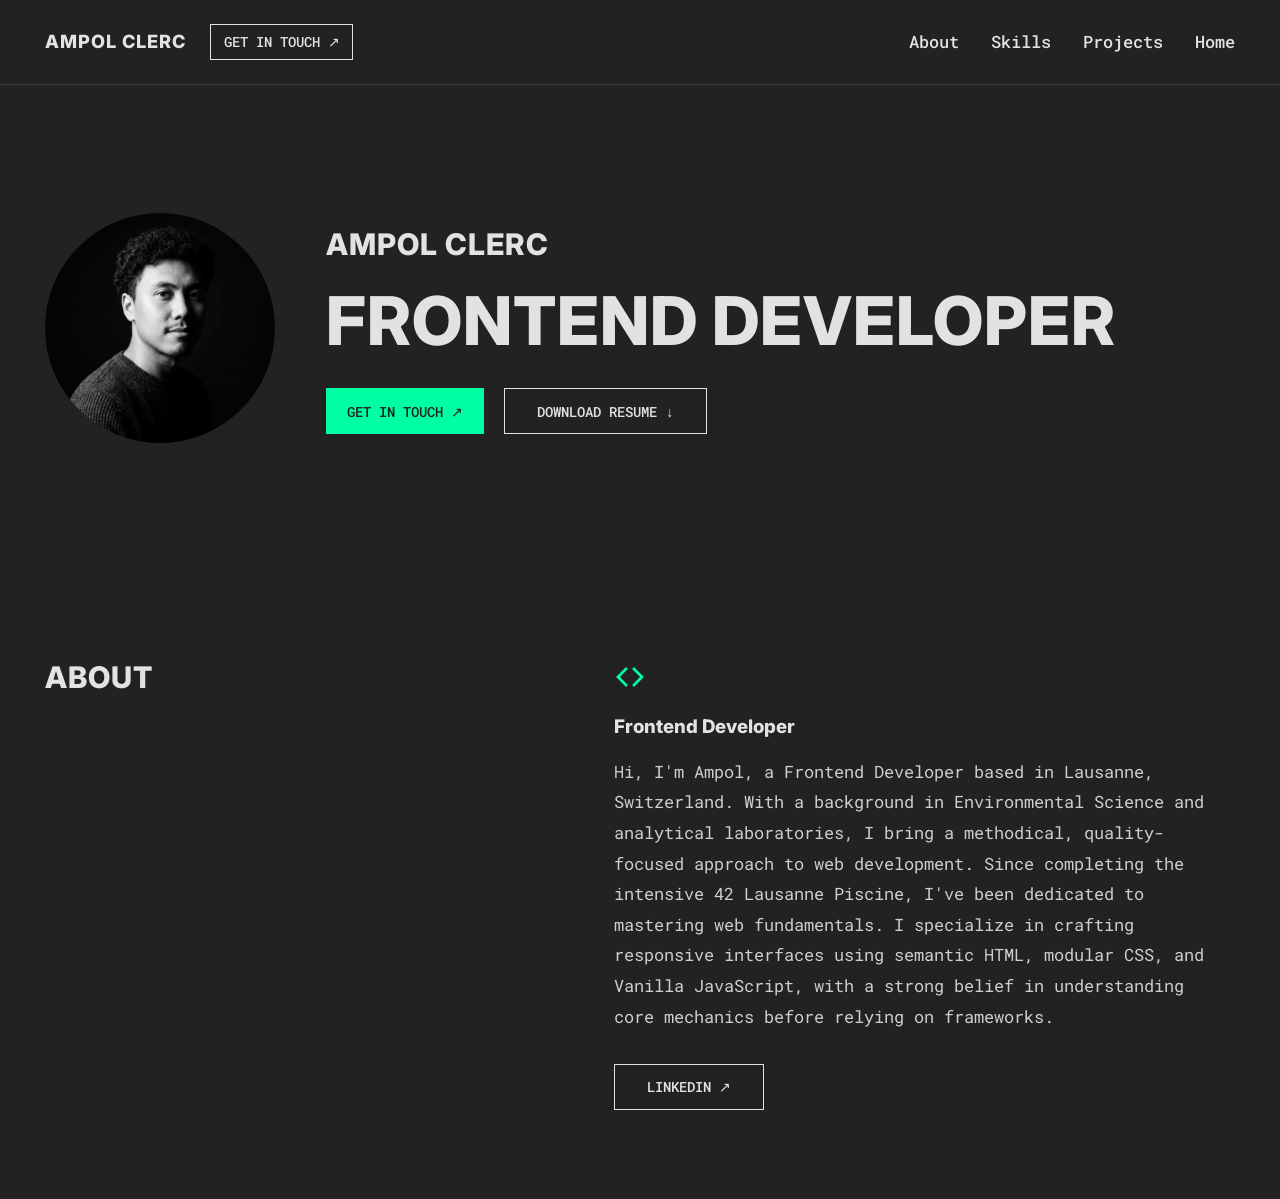
<file: 00-portfolio-website/index.html>
<!doctype html>
<html lang="en">
  <head>
    <meta charset="UTF-8" />
    <meta name="viewport" content="width=device-width, initial-scale=1.0" />
    <title>Ampol | Developer Portfolio</title>

    <!-- Link Fonts -->
    <link rel="preconnect" href="https://fonts.googleapis.com" />
    <link rel="preconnect" href="https://fonts.gstatic.com" crossorigin />
    <link
      href="https://fonts.googleapis.com/css2?family=Inter:ital,opsz,wght@0,14..32,100..900;1,14..32,100..900&family=Roboto+Mono:ital,wght@0,100..700;1,100..700&display=swap"
      rel="stylesheet"
    />

    <!-- Link Default Reset & Variables -->
    <link rel="stylesheet" href="./css/variables.css" />
    <link rel="stylesheet" href="./css/reset.css" />
    <link rel="stylesheet" href="./css/layout.css" />

    <!-- Link CSS -->
    <link rel="stylesheet" href="./css/header.css" />
    <link rel="stylesheet" href="./css/hero.css" />
    <link rel="stylesheet" href="./css/about.css" />
  </head>

  <body>
    <!-- SECTION 0 : Header & Navigation -->
    <header id="header" class="header">
      <div class="container header-container">
        <!-- Left : Logo -->
        <div class="nav-left">
          <a href="#hero" class="logo">AMPOL CLERC</a>
          <a href="#contact" class="btn-outline-small">GET IN TOUCH ↗</a>
        </div>

        <!-- Right : Menu Navigation -->
        <nav id="nav-right" class="nav-right">
          <ul class="nav-list">
            <li><a href="#about" class="nav-link">About</a></li>
            <li><a href="#skills" class="nav-link">Skills</a></li>
            <li><a href="#projects" class="nav-link">Projects</a></li>
            <li><a href="#hero" class="nav-link">Home</a></li>
          </ul>

          <!-- Hamburger Menu -->
          <button class="menu-toggle" aria-label="Toggle menu">
            <span class="hamburger"></span>
          </button>
        </nav>
      </div>
    </header>

    <main>
      <!-- SECTION 1 : HERO -->
      <section id="hero" class="hero-section">
        <div class="container hero-container">
          <!-- Left : Profile Image -->
          <div class="hero-image">
            <img
              src="./assets/images/profile-placeholder-1.JPG"
              alt="Ampol Clerc"
            />
          </div>

          <!-- Right : Main Content -->
          <div class="hero-content">
            <h2 class="hero-name">AMPOL CLERC</h2>
            <h1 class="hero-title">FRONTEND DEVELOPER</h1>

            <!-- Action Buttons -->
            <div class="hero-actions">
              <a href="#contact" class="btn-primary">GET IN TOUCH ↗</a>
              <a href="#resume" class="btn-outline">DOWNLOAD RESUME ↓</a>
            </div>
          </div>
        </div>
      </section>

      <!-- SECTION 2 : ABOUT -->
      <section id="about" class="about-section">
        <div class="container about-container">
          <!-- Left Column : Title -->
          <div class="about-left">
            <h2 class="section-title">ABOUT</h2>
          </div>

          <!-- Right Column : Content -->
          <div class="about-right">
            <!-- SVG < > -->
            <div class="about-icon">
              <svg
                width="32"
                height="32"
                viewBox="0 0 24 24"
                fill="none"
                stroke="var(--accent-color)"
                stroke-width="2"
                stroke-linecap="square"
              >
                <polyline points="9 18 3 12 9 6"></polyline>
                <polyline points="15 6 21 12 15 18"></polyline>
              </svg>
            </div>

            <h3 class="about-role">Frontend Developer</h3>

            <p class="about-text">
              Hi, I'm Ampol, a Frontend Developer based in Lausanne,
              Switzerland. With a background in Environmental Science and
              analytical laboratories, I bring a methodical, quality-focused
              approach to web development. Since completing the intensive 42
              Lausanne Piscine, I've been dedicated to mastering web
              fundamentals. I specialize in crafting responsive interfaces using
              semantic HTML, modular CSS, and Vanilla JavaScript, with a strong
              belief in understanding core mechanics before relying on
              frameworks.
            </p>

            <!-- LinkedIn Button -->
            <a
              href="#"
              target="_blank"
              rel="noopener noreferrer"
              class="btn-outline action-btn-outline"
              >LINKEDIN ↗</a
            >
          </div>
        </div>
      </section>
    </main>

    <script src="./js/script.js"></script>
  </body>
</html>
</file>
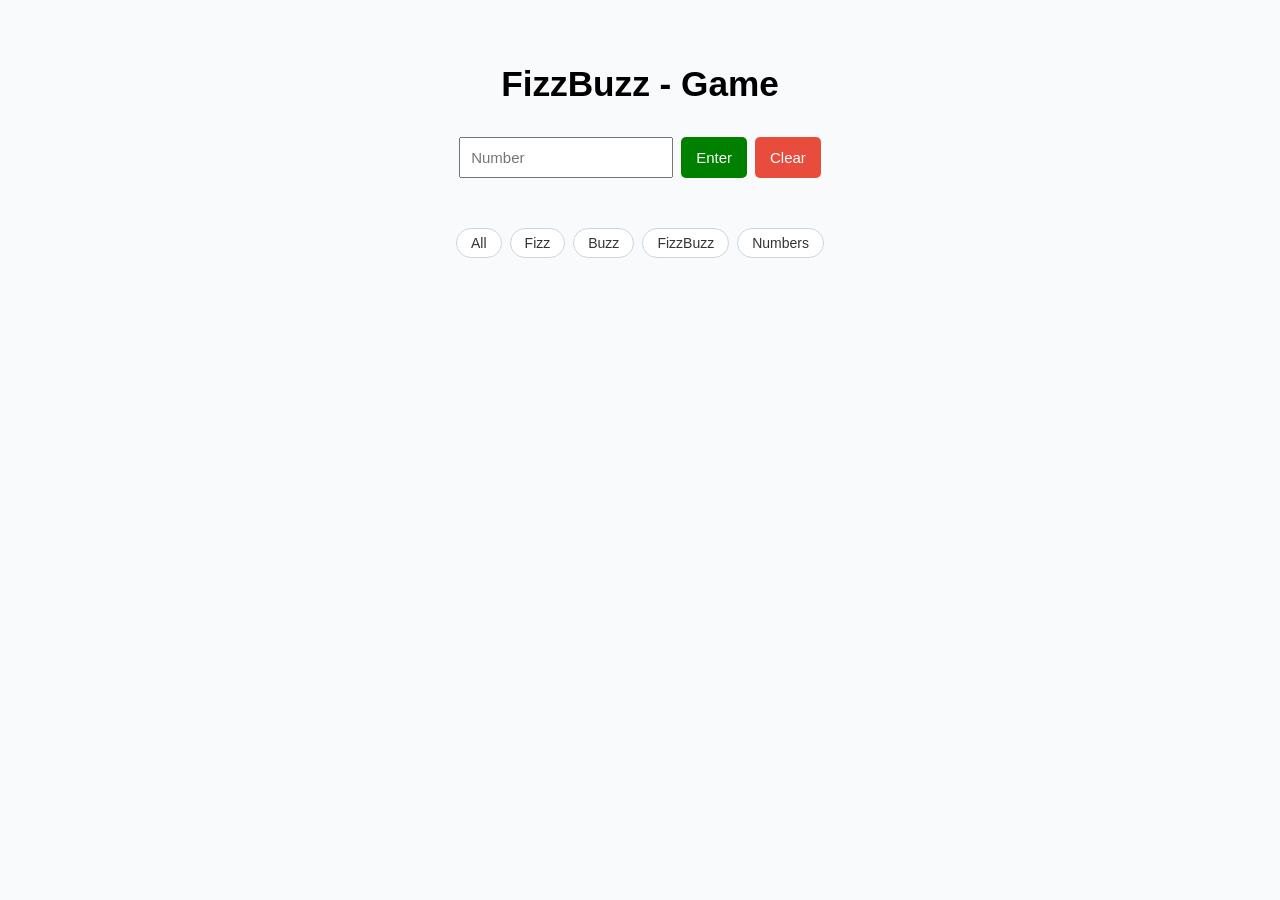
<file: 01-fizzbuzz/fizzbuzz.html>
<!doctype html>
<html lang="en">
  <head>
    <meta charset="UTF-8" />
    <meta name="viewport" content="width=device-width, initial-scale=1.0" />
    <title>FizzBuzz</title>

    <link rel="stylesheet" href="./style.css" />
  </head>

  <body>
    <h1>FizzBuzz - Game</h1>
    <!-- <p>Update Dynamic & Reusable function (Parameter)</p> -->
    <!-- <p>Save data in Array and Return</p> -->

    <!-- 
        Famous FizzBuzz problem 
        if the number is divisible by 3, display "Fizz" instead of the number,
        if it's divisible by 5, display "Buzz" instead, 
        if it's divisible by 3 and 5, display "FizzBuzz" instead.
    -->

    <!-- HTML (UI Elements) -->
    <div class="controls">
      <input
        type="number"
        id="input-number"
        class="number-input"
        placeholder="Number"
      />
      <button id="btn-enter" class="enter-button">Enter</button>
      <button id="btn-clear" class="clear-button">Clear</button>
    </div>

    <!-- Dashboard Summary -->
    <div id="dashboard" class="dashboard"></div>

    <!-- Filter Buttons -->
    <div id="filter-container" class="filter-container">
      <button id="btn-filter-all" class="filter-btn">All</button>
      <button id="btn-filter-fizz" class="filter-btn">Fizz</button>
      <button id="btn-filter-buzz" class="filter-btn">Buzz</button>
      <button id="btn-filter-fizzbuzz" class="filter-btn">FizzBuzz</button>
      <button id="btn-filter-numbers" class="filter-btn">Numbers</button>
    </div>

    <!-- Display element on page -->
    <div id="display"></div>

    <script src="./script.js"></script>
  </body>
</html>
</file>
<file: 00-portfolio-website/css/variables.css>
/* GLOBAL DESIGN VARIABLES */

:root {
  /* Colors */
  --bg-color: #222222;
  --text-color: #e2e2e2;
  --accent-color: #00ffa3;
  --border-color: #3f3f3f;

  /* Typography Families */
  --font-mono: "Roboto Mono", monospace;
  --font-display: "Inter", sans-serif;

  /* Layout & Fluid Spacing */
  --container-max-width: 1600px;
  --page-gutter: clamp(1.25rem, 3.5vw, 4rem);
  --section-padding-y: clamp(3.5rem, 7vw, 6.5rem);
  --grid-gap: clamp(1.5rem, 4vw, 4rem);

  /* Fluid Type Scale */
  --text-hero: clamp(2.125rem, 1rem + 4vw, 4.75rem);
  --text-section-title: clamp(1.125rem, 0.9rem + 1.2vw, 2rem);
  --text-subheading: clamp(1rem, 0.85rem + 0.4vw, 1.1875rem);
  --text-body: clamp(0.9375rem, 0.9rem + 0.25vw, 1.0625rem);
  --text-sm: 0.875rem;
}
</file>
<file: 00-portfolio-website/css/layout.css>
/* GLOBAL BASE & LAYOUT PRIMITIVES */

body {
  background-color: var(--bg-color);
  color: var(--text-color);
  font-family: var(--font-mono);
  font-size: var(--text-body);
}

/* Single Left Rail For All Sections */
.container {
  width: 100%;
  max-width: var(--container-max-width);
  margin-inline: auto;
  padding-inline: var(--page-gutter);
}

/* REUSABLE TYPOGRAPHY */
.section-title {
  font-family: var(--font-display);
  font-size: var(--text-section-title);
  font-weight: 800;
  letter-spacing: 1px;
  line-height: 1.1;
}

/* REUSABLE BUTTONS */
.btn-primary,
.btn-outline {
  display: inline-block;
  font-family: var(--font-mono);
  font-size: var(--text-sm);
  font-weight: 500;
  transition:
    background-color 0.3s ease,
    color 0.3s ease,
    border-color 0.3s ease;
}

.btn-primary {
  background-color: var(--accent-color);
  border: 1px solid var(--accent-color);
  color: var(--bg-color);
  padding: 0.7rem 1.25rem;
}

.btn-primary:hover {
  background-color: var(--text-color);
  border-color: var(--text-color);
}

.btn-outline {
  border: 1px solid var(--text-color);
  color: var(--text-color);
  padding: 0.7rem 2rem;
}

.btn-outline:hover {
  background-color: var(--text-color);
  color: var(--bg-color);
}
</file>
<file: 00-portfolio-website/css/header.css>
/* SECTION 0 : HEADER & NAVIGATION */

.header {
  position: relative;
  padding-block: clamp(1rem, 2vw, 1.5rem);
  background-color: var(--bg-color);
  border-bottom: 1px solid var(--border-color);
}

.header-container {
  display: flex;
  justify-content: space-between;
  align-items: center;
  gap: 1.5rem;
}

.nav-left {
  display: flex;
  align-items: center;
  gap: clamp(1rem, 2vw, 1.5rem);
}

.logo {
  font-family: var(--font-display);
  font-size: clamp(1rem, 0.9rem + 0.3vw, 1.15rem);
  color: var(--text-color);
  letter-spacing: 1px;
  font-weight: 800;
  white-space: nowrap;
}

.btn-outline-small {
  font-family: var(--font-mono);
  border: 1px solid var(--text-color);
  color: var(--text-color);
  padding: 0.4rem 0.8rem;
  font-size: var(--text-sm);
  font-weight: 500;
  white-space: nowrap;
  transition:
    background-color 0.3s ease,
    color 0.3s ease,
    border-color 0.3s ease;
}

.btn-outline-small:hover {
  background-color: var(--accent-color);
  color: var(--bg-color);
  border-color: var(--accent-color);
}

.nav-right {
  display: flex;
  align-items: center;
}

.nav-list {
  display: flex;
  align-items: center;
  gap: clamp(1.25rem, 2.5vw, 2rem);
}

.nav-link {
  font-size: var(--text-body);
  font-weight: 500;
  color: var(--text-color);
  transition: opacity 0.3s ease;
}

.nav-link:hover {
  opacity: 0.6;
}

/* Hamburger Menu */
.menu-toggle {
  display: none;
  width: 32px;
  height: 24px;
  position: relative;
}

.hamburger,
.hamburger::before,
.hamburger::after {
  content: "";
  display: block;
  background-color: var(--text-color);
  height: 2px;
  width: 100%;
  position: absolute;
  left: 0;
  transition:
    transform 0.3s ease,
    opacity 0.3s ease,
    background-color 0.3s ease;
}

.hamburger {
  top: 50%;
  transform: translateY(-50%);
}
.hamburger::before {
  top: -8px;
}
.hamburger::after {
  bottom: -8px;
}

/* RESPONSIVE HEADER */
/* Tablet : Max 1000px */
@media (max-width: 1000px) {
  .menu-toggle {
    display: block;
  }

  .nav-list {
    position: absolute;
    top: 100%;
    left: 0;
    width: 100%;
    flex-direction: column;
    padding: 2rem 0;
    background-color: var(--bg-color);
    border-bottom: 1px solid var(--border-color);

    /* Hide state */
    opacity: 0;
    pointer-events: none;
    transform: translateY(-20px);
    transition:
      opacity 0.3s ease,
      transform 0.3s ease;
    z-index: 100;
  }

  /* Display the menu when the .active class is added via JS */
  .nav-list.active {
    opacity: 1;
    pointer-events: auto;
    transform: translateY(0);
  }

  .menu-toggle.active .hamburger {
    background-color: transparent;
  }

  .menu-toggle.active .hamburger::before {
    top: 0;
    transform: rotate(45deg);
  }

  .menu-toggle.active .hamburger::after {
    bottom: 0;
    transform: rotate(-45deg);
  }
}

/* Mobile : Max 750px */
@media (max-width: 750px) {
  .btn-outline-small {
    display: none;
  }
}
</file>
<file: 00-portfolio-website/css/hero.css>
/* SECTION 1 : HERO */

.hero-section {
  padding-block: clamp(4rem, 10vw, 9rem);
}

.hero-container {
  display: grid;
  grid-template-columns: clamp(130px, 18vw, 280px) 1fr;
  align-items: center;
  gap: var(--grid-gap);
}

/* Profile Image */
.hero-image img {
  width: 100%;
  aspect-ratio: 1 / 1;
  border-radius: 50%;
  object-fit: cover;
}

/* Main Content */
.hero-content {
  display: flex;
  flex-direction: column;
  align-items: flex-start;
  min-width: 0;
}

.hero-name {
  font-family: var(--font-display);
  font-size: var(--text-section-title);
  font-weight: 800;
  letter-spacing: 1px;
  margin-bottom: clamp(0.75rem, 1.5vw, 1.5rem);
}

.hero-title {
  font-family: var(--font-display);
  font-size: var(--text-hero);
  font-weight: 800;
  letter-spacing: 1px;
  line-height: 1.05;
  margin-bottom: clamp(1.5rem, 2.5vw, 2.5rem);
}

/* Action Buttons */
.hero-actions {
  display: flex;
  flex-wrap: wrap;
  gap: 1.25rem;
}

/* RESPONSIVE HERO */
/* Mobile : Max 750px */
@media (max-width: 750px) {
  .hero-container {
    grid-template-columns: 1fr;
  }

  .hero-image {
    max-width: 180px;
  }

  .hero-name {
    font-size: 1.2rem;
  }

  .hero-actions {
    flex-direction: column;
    width: 100%;
    gap: 1.5rem;
  }

  .hero-actions .btn-primary,
  .hero-actions .btn-outline {
    width: 100%;
    text-align: center;
  }
}
</file>
<file: 00-portfolio-website/css/about.css>
/* SECTION 2 : ABOUT */

.about-section {
  padding-block: var(--section-padding-y);
  /* border-top: 1px solid var(--border-color); */
}

.about-container {
  display: grid;
  grid-template-columns: 5fr 6fr;
  gap: var(--grid-gap);
  align-items: start;
}

/* Right Column */
.about-right {
  display: flex;
  flex-direction: column;
  align-items: flex-start;
  min-width: 0;
}

.about-icon {
  margin-bottom: 1.25rem;
}

.about-role {
  font-family: var(--font-display);
  font-size: var(--text-subheading);
  font-weight: 800;
  margin-bottom: 1rem;
}

.about-text {
  font-family: var(--font-mono);
  font-size: var(--text-body);
  line-height: 1.8;
  margin-bottom: 2rem;
  opacity: 0.9;
  max-width: 60ch;
}

.action-btn-outline:hover {
  background-color: var(--accent-color);
  color: var(--bg-color);
  border-color: var(--accent-color);
}

/* RESPONSIVE ABOUT */
/* Mobile : Max 750px */
@media (max-width: 750px) {
  .about-container {
    grid-template-columns: 1fr;
  }

  .about-section .section-title {
    font-size: 1.75rem;
    margin-top: 3rem;
    margin-bottom: 4rem;
  }

  .about-right .btn-outline {
    width: 100%;
    text-align: center;
  }
}
</file>
<file: 01-fizzbuzz/style.css>
/* Architecture Flow */
/* 1. Base & Reset */
/* Reset for all divs */
*,
*::before,
*::after {
  box-sizing: border-box;
}

body {
  background-color: #f8fafc;
  font-family: Arial, sans-serif;

  /* Align all items in the body horizontally in the center */
  display: flex;
  flex-direction: column;
  align-items: center;

  margin: 0;
  padding: 40px 20px;
  min-height: 100vh;
}

/* 2. Typography */
h1 {
  font-size: clamp(1.5rem, 5vw, 2.2rem);
  text-align: center;
}

/* 3. Controls (Input & Buttons) */
.controls {
  display: flex;
  align-items: center;
  gap: 8px;
  margin-top: 10px;
  /* Responsive */
  flex-wrap: wrap;
  justify-content: center;
}

.number-input {
  font-size: 15px;
  padding: 10px;
}

.enter-button {
  font-size: 15px;
  border: none;
  background-color: green;
  color: white;
  padding: 12px 15px;
  border-radius: 5px;
  cursor: pointer;
}

.clear-button {
  background-color: #e74c3c;
  color: white;
  font-size: 15px;
  border: none;
  border-radius: 5px;
  padding: 12px 15px;
  cursor: pointer;
}

/* 4. Summary Dashboard */
.dashboard {
  display: flex;
  gap: 12px;
  margin-top: 30px;
  /* Responsive */
  flex-wrap: wrap;
  justify-content: center;
}

.stat-badge {
  background-color: white;
  padding: 10px 16px;
  border-radius: 20px;
  font-size: 14px;
  box-shadow: 0 1px 3px rgba(0, 0, 0, 0.08);
  display: flex;
  align-items: center;
  gap: 6px;
}

.stat-badge strong {
  font-size: 15px;
}

.stat-fizz {
  color: orange;
}
.stat-buzz {
  color: #0088ff;
}
.stat-fizzbuzz {
  color: purple;
}

.filter-container {
  display: flex;
  justify-content: center;
  flex-wrap: wrap;
  gap: 8px;
  margin-top: 20px;
}

.filter-btn {
  background-color: white;
  color: #333;
  font-size: 14px;
  border-radius: 20px;
  padding: 6px 14px;
  border: 1px solid #cbd5e1;
  cursor: pointer;
  transition: all 0.2s ease;
}

.filter-btn:hover {
  background-color: #f1f5f9;
}

.filter-btn.active {
  background-color: #0f172a;
  color: white;
  border-color: #0f172a;
}

/* 5. Card Grid Display */
/* Display : Grid / Card Layout */
#display {
  display: grid;

  /* Specify column width at least 70px and auto-align */
  grid-template-columns: repeat(auto-fill, minmax(70px, 1fr));
  gap: 12px;
  margin-top: 45px;
  width: 100%;
  max-width: 800px;
}

/* Card styling */
.card {
  background-color: white;
  font-size: 15px;
  text-align: center;
  border-radius: 8px;
  margin: 0;
  padding: 16px 4px;
  box-shadow: 0 2px 5px rgba(0, 0, 0, 0.08);
  transition:
    transform 0.15s ease,
    box-shadow 0.15s ease;
}

/* Adds a slight bounce effect when hovering the mouse over it (Hover Effect) */
.card:hover {
  transform: translateY(-3px);
  box-shadow: 0 4px 10px rgba(0, 0, 0, 0.15);
}

/* 6. Dynamic Class Binding (Themes) */
/* Styling (Dynamic Class Binding) */
.fizz {
  color: orange;
  font-weight: bold;
  background-color: #fff3e0;
  border: 1px solid #ffb74d;
}

.buzz {
  color: #0088ff;
  font-weight: bold;
  background-color: #e1f5fe;
  border: 1px solid #81d4fa;
}

.fizzbuzz {
  color: purple;
  font-weight: bold;
  background-color: #f3e5f5;
  border: 1px solid #ba68c8;
}

@media (max-width: 480px) {
  .controls {
    flex-direction: column;
    width: 100%;
  }

  .number-input,
  .enter-button,
  .clear-button {
    width: 100%;
  }
}
</file>
